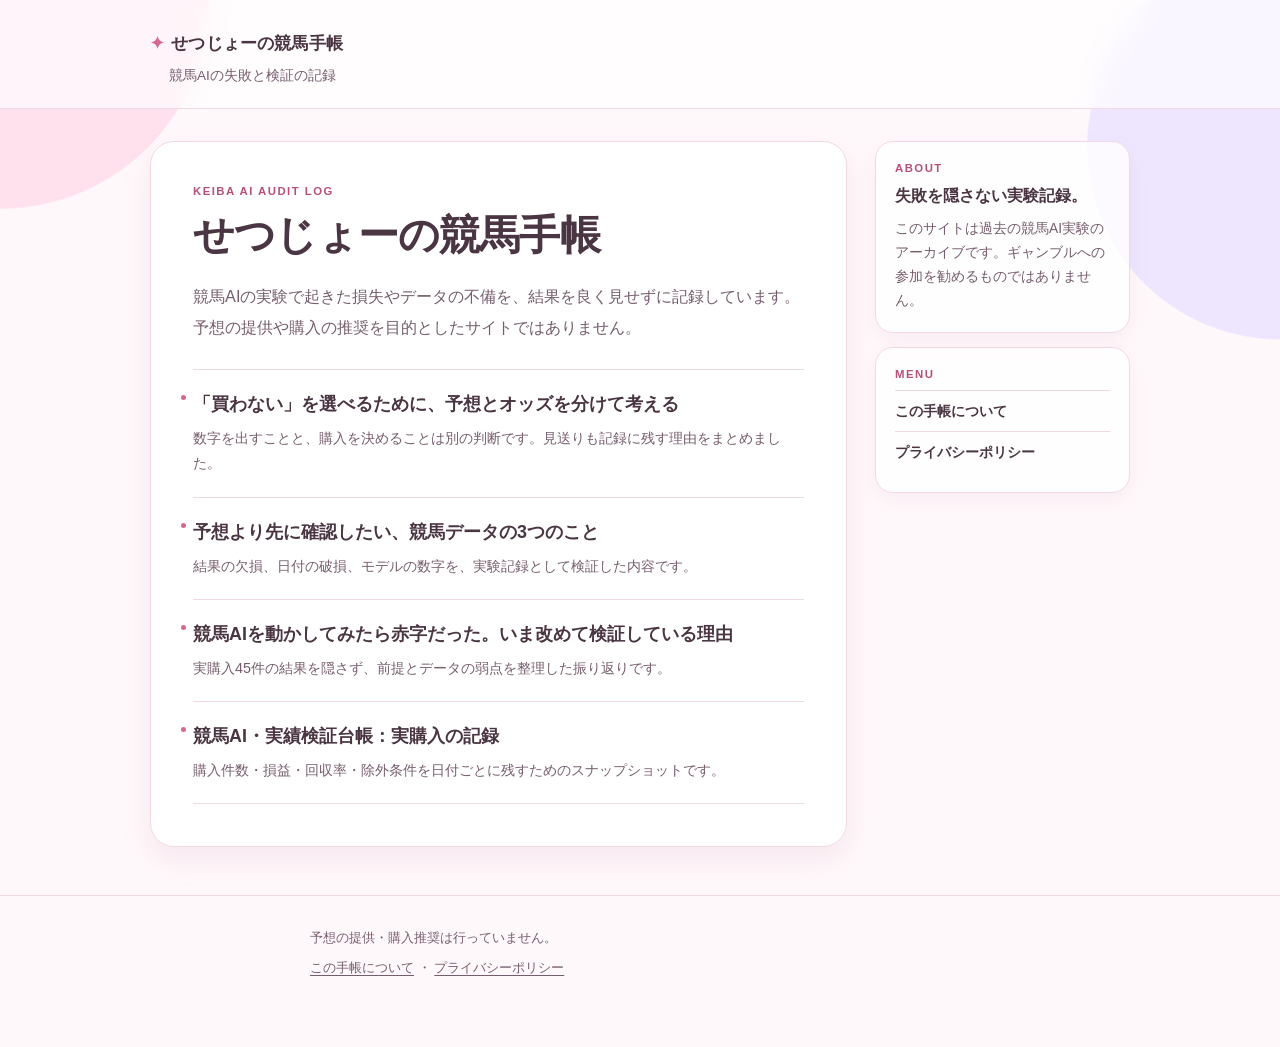
<file: index.html>
<!doctype html>
<html lang="ja">
<head>
  <meta charset="utf-8">
  <meta name="viewport" content="width=device-width,initial-scale=1">
  <title>せつじょーの競馬手帳</title>
  <meta name="description" content="競馬AIの実験で起きた失敗と、データを検証した記録です。予想の提供は行いません。">
  <link rel="stylesheet" href="style.css">
</head>
<body>
  <header class="site"><div class="wrap"><a class="home" href="index.html">せつじょーの競馬手帳</a><div class="tagline">競馬AIの失敗と検証の記録</div></div></header>
  <main class="blog-layout wrap">
    <section class="feed" aria-label="記事一覧">
      <p class="eyebrow">KEIBA AI AUDIT LOG</p>
      <h1>せつじょーの競馬手帳</h1>
      <p class="lead">競馬AIの実験で起きた損失やデータの不備を、結果を良く見せずに記録しています。予想の提供や購入の推奨を目的としたサイトではありません。</p>
      <ul class="postlist">
        <li><a href="why-skipping-races-is-a-decision.html">「買わない」を選べるために、予想とオッズを分けて考える</a><div class="d">数字を出すことと、購入を決めることは別の判断です。見送りも記録に残す理由をまとめました。</div></li>
        <li><a href="race-data-needs-audit.html">予想より先に確認したい、競馬データの3つのこと</a><div class="d">結果の欠損、日付の破損、モデルの数字を、実験記録として検証した内容です。</div></li>
        <li><a href="keiba-ai-loss-review.html">競馬AIを動かしてみたら赤字だった。いま改めて検証している理由</a><div class="d">実購入45件の結果を隠さず、前提とデータの弱点を整理した振り返りです。</div></li>
        <li><a href="keiba-audit-ledger.html">競馬AI・実績検証台帳：実購入の記録</a><div class="d">購入件数・損益・回収率・除外条件を日付ごとに残すためのスナップショットです。</div></li>
      </ul>
    </section>
    <aside class="blog-aside" aria-label="サイト案内"><section class="aside-card intro-card"><p class="aside-label">ABOUT</p><h2>失敗を隠さない実験記録。</h2><p>このサイトは過去の競馬AI実験のアーカイブです。ギャンブルへの参加を勧めるものではありません。</p></section><nav class="aside-card" aria-label="サイト案内"><p class="aside-label">MENU</p><a href="about.html">この手帳について</a><a href="privacy.html">プライバシーポリシー</a></nav></aside>
  </main>
  <footer class="site"><div class="wrap"><p>予想の提供・購入推奨は行っていません。</p><p><a href="about.html">この手帳について</a> ・ <a href="privacy.html">プライバシーポリシー</a></p></div></footer>
</body>
</html>
</file>
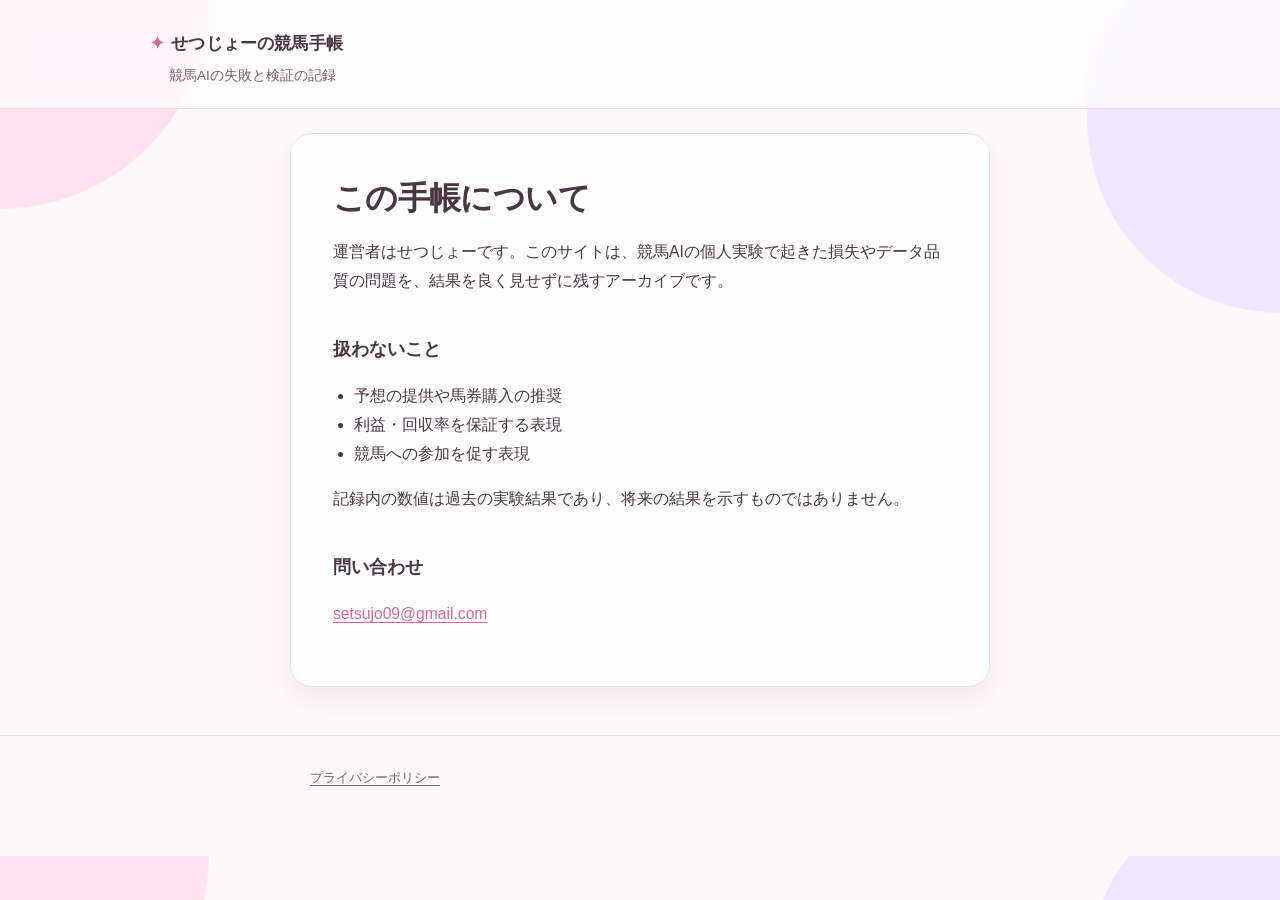
<file: about.html>
<!doctype html>
<html lang="ja"><head><meta charset="utf-8"><meta name="viewport" content="width=device-width,initial-scale=1"><title>この手帳について | せつじょーの競馬手帳</title><link rel="stylesheet" href="style.css"></head>
<body><header class="site"><div class="wrap"><a class="home" href="index.html">せつじょーの競馬手帳</a><div class="tagline">競馬AIの失敗と検証の記録</div></div></header><main class="wrap"><h1>この手帳について</h1><p>運営者はせつじょーです。このサイトは、競馬AIの個人実験で起きた損失やデータ品質の問題を、結果を良く見せずに残すアーカイブです。</p><h2>扱わないこと</h2><ul class="checklist"><li>予想の提供や馬券購入の推奨</li><li>利益・回収率を保証する表現</li><li>競馬への参加を促す表現</li></ul><p>記録内の数値は過去の実験結果であり、将来の結果を示すものではありません。</p><h2>問い合わせ</h2><p><a href="mailto:setsujo09@gmail.com">setsujo09@gmail.com</a></p></main><footer class="site"><div class="wrap"><p><a href="privacy.html">プライバシーポリシー</a></p></div></footer></body></html>
</file>
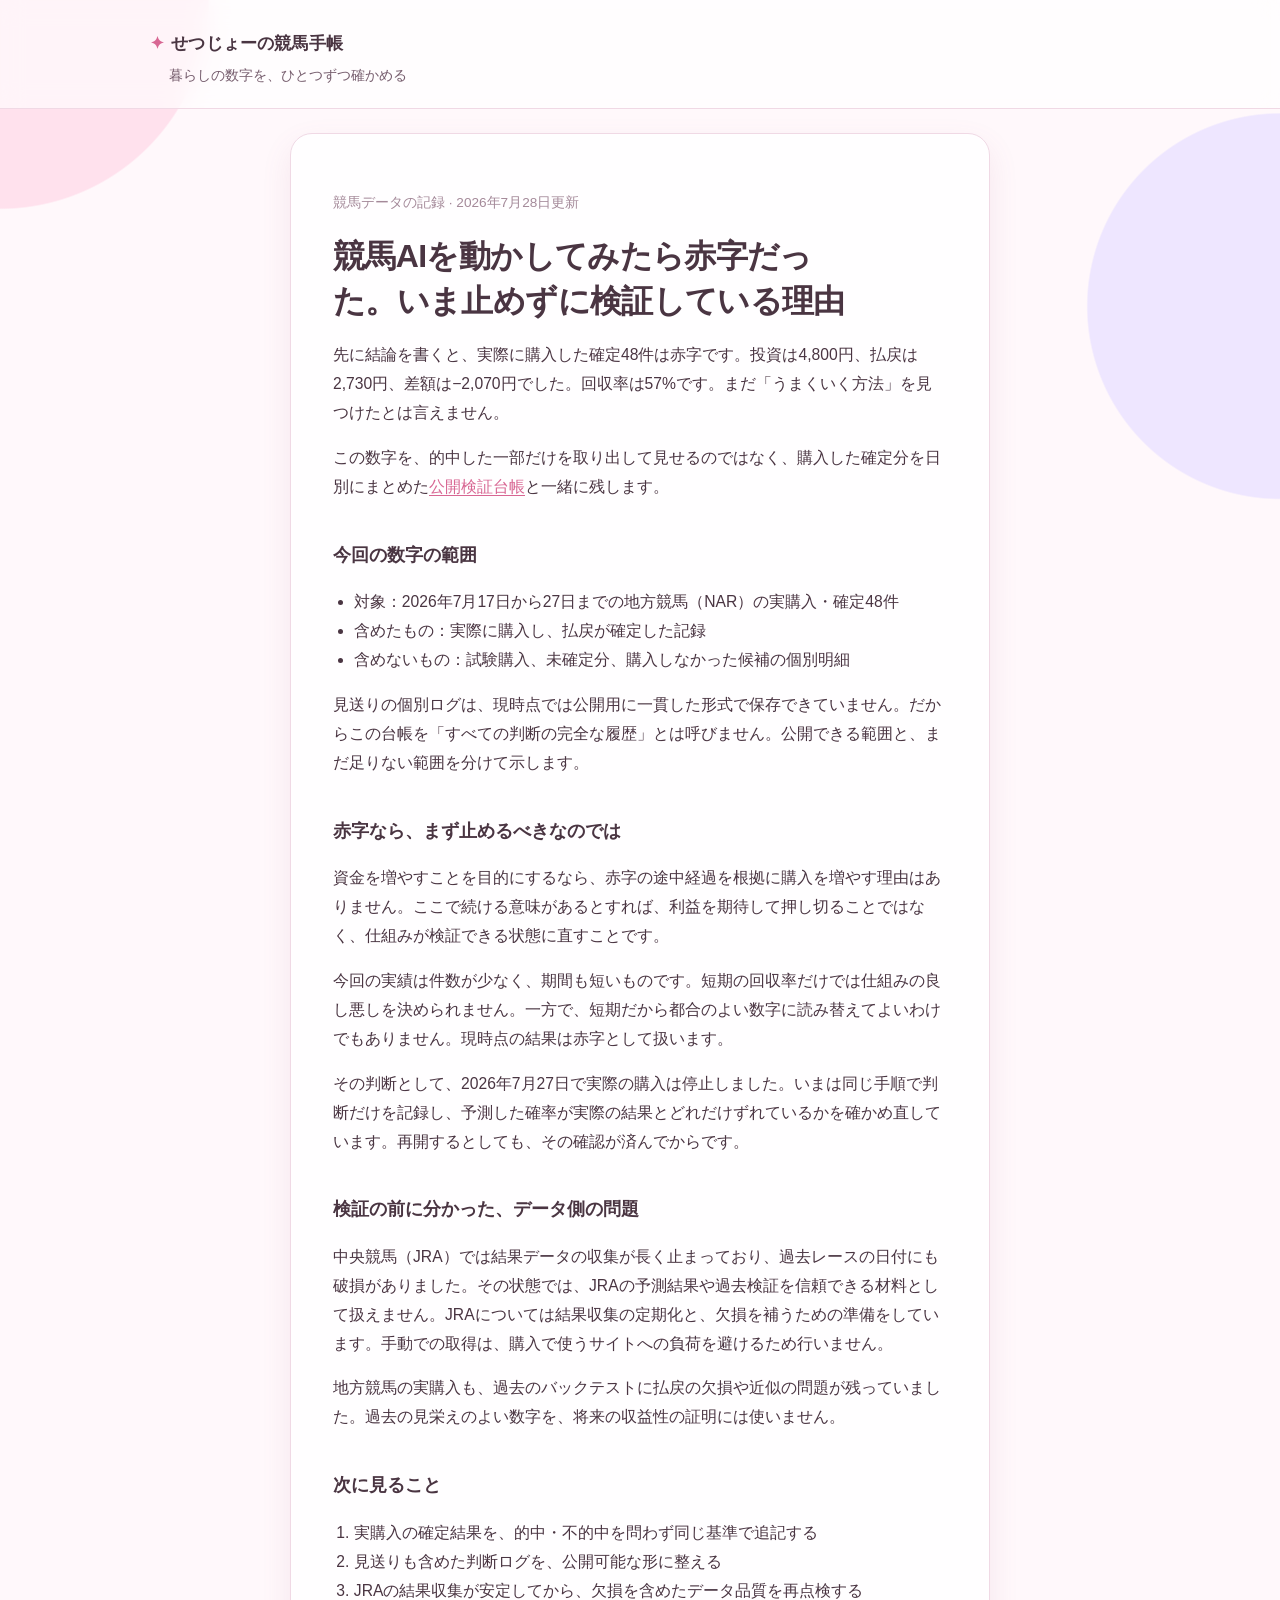
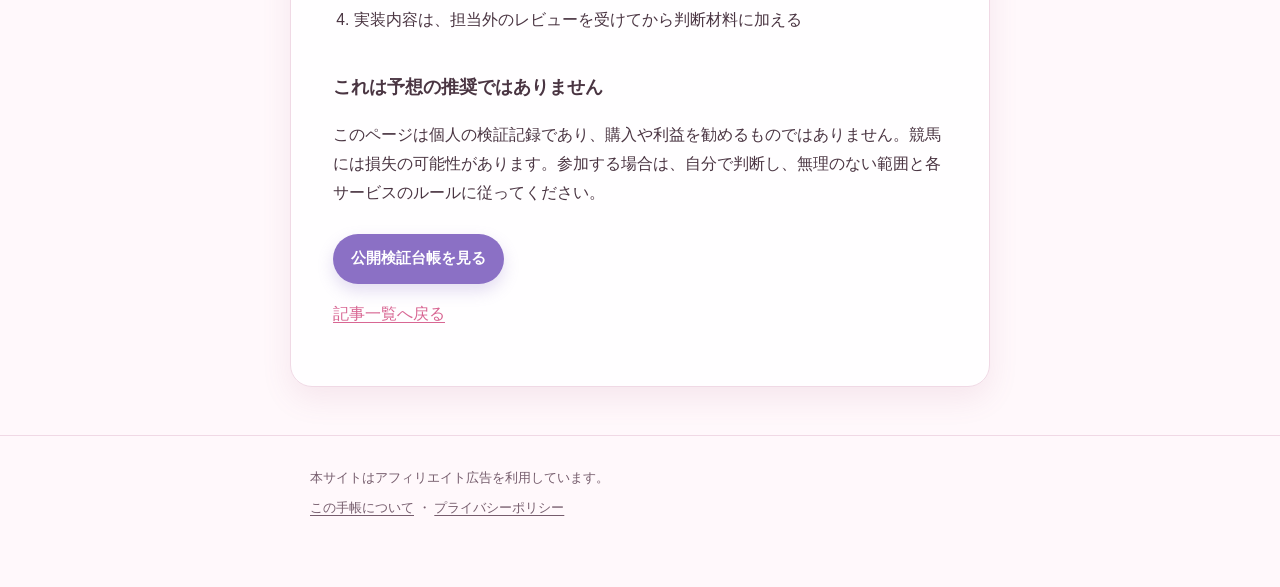
<file: keiba-ai-loss-review.html>
<!doctype html>
<html lang="ja">
<head>
<meta charset="utf-8">
<meta name="viewport" content="width=device-width,initial-scale=1">
<title>競馬AIを動かしてみたら赤字だった。いま止めずに検証している理由 | せつじょーの競馬手帳</title>
<meta name="description" content="競馬AIの実購入45件・投資4,500円・払戻2,730円という赤字の途中経過を公開し、データの限界と次に確認することを記録します。">
<link rel="stylesheet" href="style.css">
</head>
<body>

<header class="site">
  <div class="wrap">
    <a class="home" href="index.html">せつじょーの競馬手帳</a>
    <div class="tagline">暮らしの数字を、ひとつずつ確かめる</div>
  </div>
</header>

<main class="wrap">
  <p class="meta">競馬データの記録 · 2026年7月28日更新</p>
  <h1>競馬AIを動かしてみたら赤字だった。いま止めずに検証している理由</h1>

  <p>先に結論を書くと、実際に購入した確定48件は赤字です。投資は4,800円、払戻は2,730円、差額は−2,070円でした。回収率は57%です。まだ「うまくいく方法」を見つけたとは言えません。</p>
  <p>この数字を、的中した一部だけを取り出して見せるのではなく、購入した確定分を日別にまとめた<a href="keiba-audit-ledger.html">公開検証台帳</a>と一緒に残します。</p>

  <h2>今回の数字の範囲</h2>
  <ul>
    <li>対象：2026年7月17日から27日までの地方競馬（NAR）の実購入・確定48件</li>
    <li>含めたもの：実際に購入し、払戻が確定した記録</li>
    <li>含めないもの：試験購入、未確定分、購入しなかった候補の個別明細</li>
  </ul>
  <p>見送りの個別ログは、現時点では公開用に一貫した形式で保存できていません。だからこの台帳を「すべての判断の完全な履歴」とは呼びません。公開できる範囲と、まだ足りない範囲を分けて示します。</p>

  <h2>赤字なら、まず止めるべきなのでは</h2>
  <p>資金を増やすことを目的にするなら、赤字の途中経過を根拠に購入を増やす理由はありません。ここで続ける意味があるとすれば、利益を期待して押し切ることではなく、仕組みが検証できる状態に直すことです。</p>
  <p>今回の実績は件数が少なく、期間も短いものです。短期の回収率だけでは仕組みの良し悪しを決められません。一方で、短期だから都合のよい数字に読み替えてよいわけでもありません。現時点の結果は赤字として扱います。</p>
  <p>その判断として、2026年7月27日で実際の購入は停止しました。いまは同じ手順で判断だけを記録し、予測した確率が実際の結果とどれだけずれているかを確かめ直しています。再開するとしても、その確認が済んでからです。</p>

  <h2>検証の前に分かった、データ側の問題</h2>
  <p>中央競馬（JRA）では結果データの収集が長く止まっており、過去レースの日付にも破損がありました。その状態では、JRAの予測結果や過去検証を信頼できる材料として扱えません。JRAについては結果収集の定期化と、欠損を補うための準備をしています。手動での取得は、購入で使うサイトへの負荷を避けるため行いません。</p>
  <p>地方競馬の実購入も、過去のバックテストに払戻の欠損や近似の問題が残っていました。過去の見栄えのよい数字を、将来の収益性の証明には使いません。</p>

  <h2>次に見ること</h2>
  <ol>
    <li>実購入の確定結果を、的中・不的中を問わず同じ基準で追記する</li>
    <li>見送りも含めた判断ログを、公開可能な形に整える</li>
    <li>JRAの結果収集が安定してから、欠損を含めたデータ品質を再点検する</li>
    <li>実装内容は、担当外のレビューを受けてから判断材料に加える</li>
  </ol>

  <h2>これは予想の推奨ではありません</h2>
  <p>このページは個人の検証記録であり、購入や利益を勧めるものではありません。競馬には損失の可能性があります。参加する場合は、自分で判断し、無理のない範囲と各サービスのルールに従ってください。</p>

  <p><a class="cta" href="keiba-audit-ledger.html">公開検証台帳を見る</a></p>
  <p><a href="index.html">記事一覧へ戻る</a></p>
</main>

<footer class="site">
  <div class="wrap">
    <p>本サイトはアフィリエイト広告を利用しています。</p>
    <p><a href="about.html">この手帳について</a> ・ <a href="privacy.html">プライバシーポリシー</a></p>
  </div>
</footer>

</body>
</html>
</file>
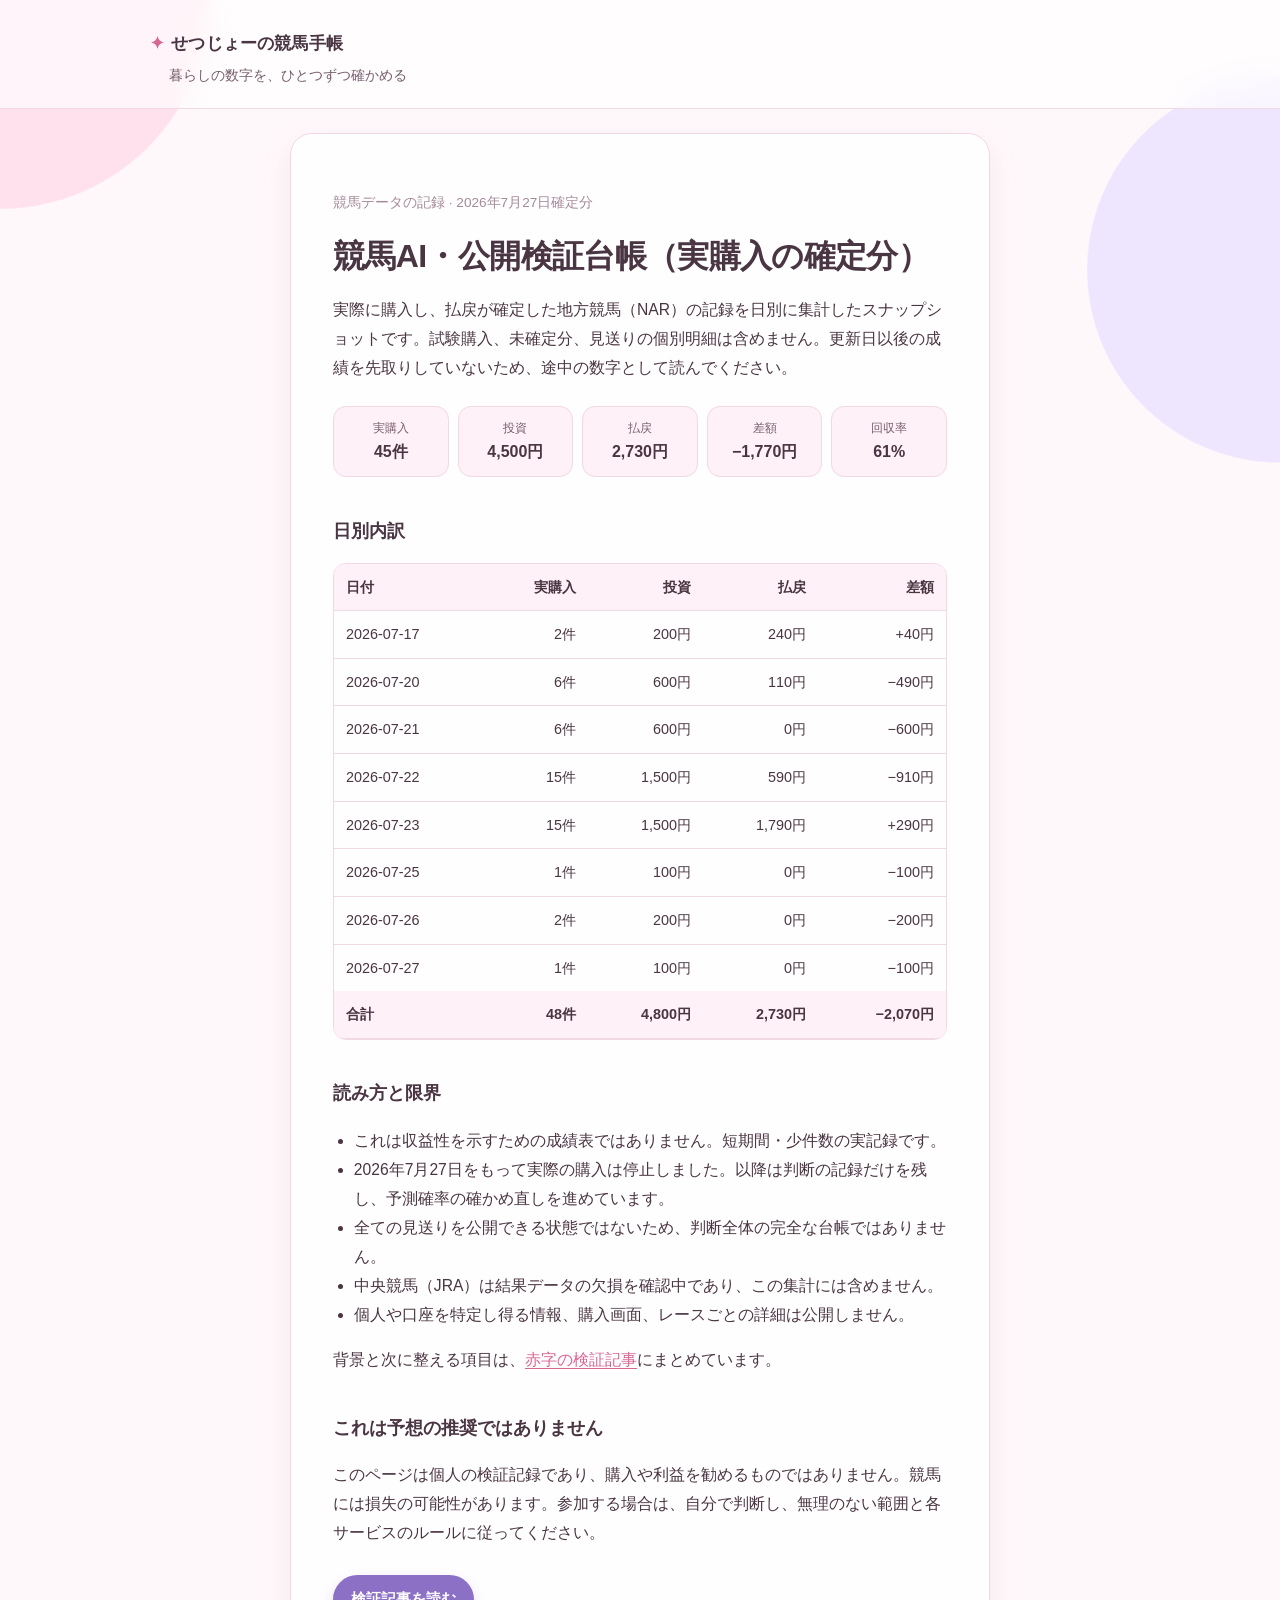
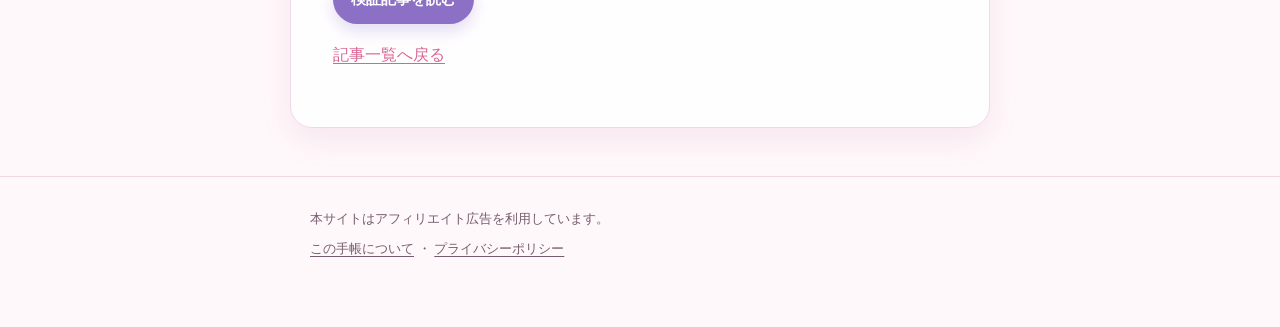
<file: keiba-audit-ledger.html>
<!doctype html>
<html lang="ja">
<head>
<meta charset="utf-8">
<meta name="viewport" content="width=device-width,initial-scale=1">
<title>競馬AI・公開検証台帳（実購入の確定分） | せつじょーの競馬手帳</title>
<meta name="description" content="競馬AIの実購入・確定45件について、日別の件数、投資、払戻、差額を公開する検証台帳です。">
<link rel="stylesheet" href="style.css">
</head>
<body>

<header class="site">
  <div class="wrap">
    <a class="home" href="index.html">せつじょーの競馬手帳</a>
    <div class="tagline">暮らしの数字を、ひとつずつ確かめる</div>
  </div>
</header>

<main class="wrap">
  <p class="meta">競馬データの記録 · 2026年7月27日確定分</p>
  <h1>競馬AI・公開検証台帳（実購入の確定分）</h1>
  <p>実際に購入し、払戻が確定した地方競馬（NAR）の記録を日別に集計したスナップショットです。試験購入、未確定分、見送りの個別明細は含めません。更新日以後の成績を先取りしていないため、途中の数字として読んでください。</p>

  <section class="ledger-summary" aria-label="集計結果">
    <div><span>実購入</span><strong>45件</strong></div>
    <div><span>投資</span><strong>4,500円</strong></div>
    <div><span>払戻</span><strong>2,730円</strong></div>
    <div><span>差額</span><strong>−1,770円</strong></div>
    <div><span>回収率</span><strong>61%</strong></div>
  </section>

  <h2>日別内訳</h2>
  <div class="table-scroll">
    <table>
      <thead><tr><th>日付</th><th>実購入</th><th>投資</th><th>払戻</th><th>差額</th></tr></thead>
      <tbody>
        <tr><td>2026-07-17</td><td>2件</td><td>200円</td><td>240円</td><td>+40円</td></tr>
        <tr><td>2026-07-20</td><td>6件</td><td>600円</td><td>110円</td><td>−490円</td></tr>
        <tr><td>2026-07-21</td><td>6件</td><td>600円</td><td>0円</td><td>−600円</td></tr>
        <tr><td>2026-07-22</td><td>15件</td><td>1,500円</td><td>590円</td><td>−910円</td></tr>
        <tr><td>2026-07-23</td><td>15件</td><td>1,500円</td><td>1,790円</td><td>+290円</td></tr>
        <tr><td>2026-07-25</td><td>1件</td><td>100円</td><td>0円</td><td>−100円</td></tr>
        <tr><td>2026-07-26</td><td>2件</td><td>200円</td><td>0円</td><td>−200円</td></tr>
        <tr><td>2026-07-27</td><td>1件</td><td>100円</td><td>0円</td><td>−100円</td></tr>
      </tbody>
      <tfoot><tr><th>合計</th><th>48件</th><th>4,800円</th><th>2,730円</th><th>−2,070円</th></tr></tfoot>
    </table>
  </div>

  <h2>読み方と限界</h2>
  <ul>
    <li>これは収益性を示すための成績表ではありません。短期間・少件数の実記録です。</li>
    <li>2026年7月27日をもって実際の購入は停止しました。以降は判断の記録だけを残し、予測確率の確かめ直しを進めています。</li>
    <li>全ての見送りを公開できる状態ではないため、判断全体の完全な台帳ではありません。</li>
    <li>中央競馬（JRA）は結果データの欠損を確認中であり、この集計には含めません。</li>
    <li>個人や口座を特定し得る情報、購入画面、レースごとの詳細は公開しません。</li>
  </ul>
  <p>背景と次に整える項目は、<a href="keiba-ai-loss-review.html">赤字の検証記事</a>にまとめています。</p>

  <h2>これは予想の推奨ではありません</h2>
  <p>このページは個人の検証記録であり、購入や利益を勧めるものではありません。競馬には損失の可能性があります。参加する場合は、自分で判断し、無理のない範囲と各サービスのルールに従ってください。</p>
  <p><a class="cta" href="keiba-ai-loss-review.html">検証記事を読む</a></p>
  <p><a href="index.html">記事一覧へ戻る</a></p>
</main>

<footer class="site">
  <div class="wrap">
    <p>本サイトはアフィリエイト広告を利用しています。</p>
    <p><a href="about.html">この手帳について</a> ・ <a href="privacy.html">プライバシーポリシー</a></p>
  </div>
</footer>

</body>
</html>
</file>
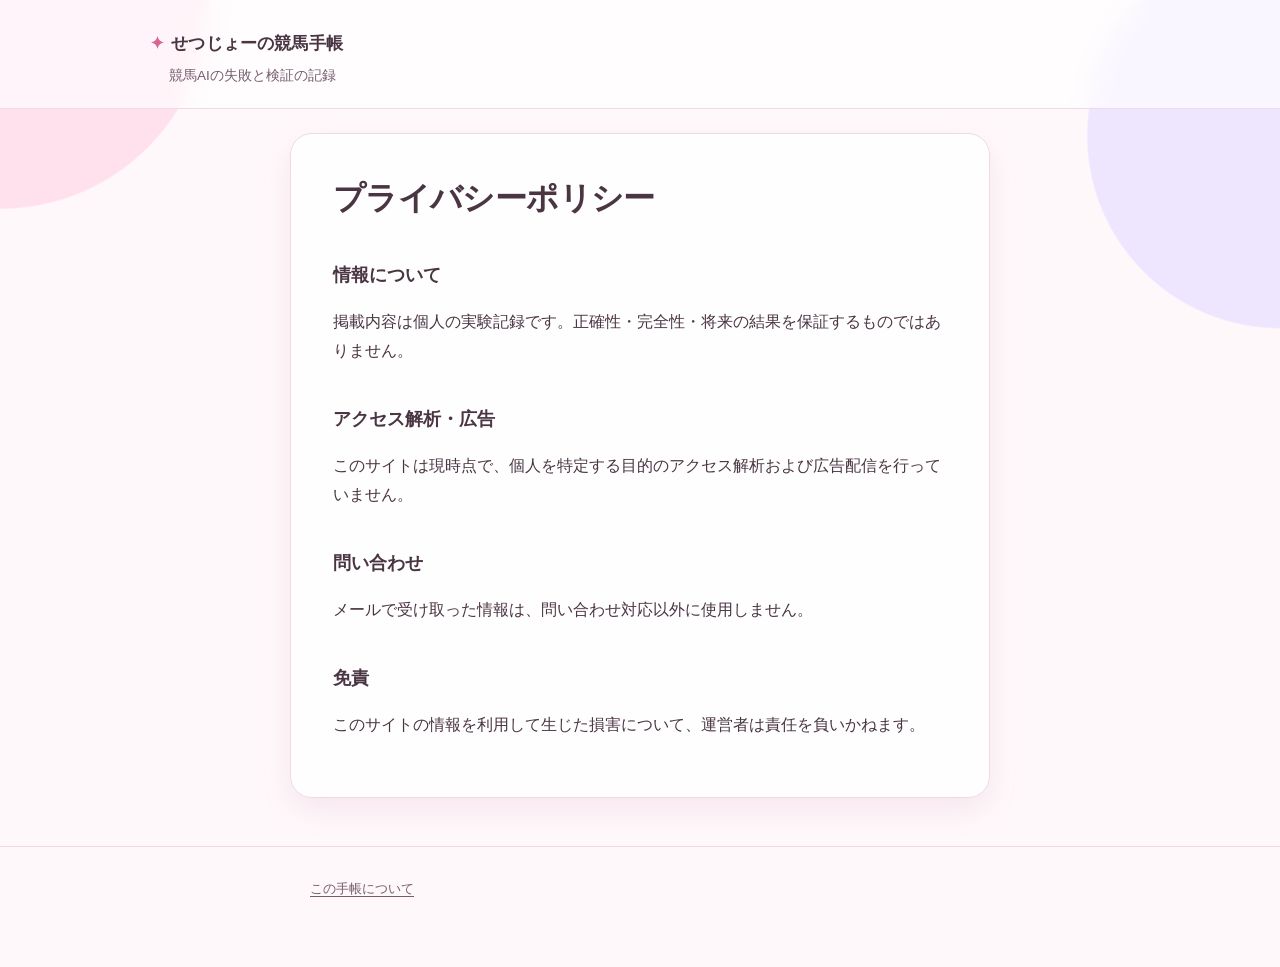
<file: privacy.html>
<!doctype html>
<html lang="ja"><head><meta charset="utf-8"><meta name="viewport" content="width=device-width,initial-scale=1"><title>プライバシーポリシー | せつじょーの競馬手帳</title><link rel="stylesheet" href="style.css"></head>
<body><header class="site"><div class="wrap"><a class="home" href="index.html">せつじょーの競馬手帳</a><div class="tagline">競馬AIの失敗と検証の記録</div></div></header><main class="wrap"><h1>プライバシーポリシー</h1><h2>情報について</h2><p>掲載内容は個人の実験記録です。正確性・完全性・将来の結果を保証するものではありません。</p><h2>アクセス解析・広告</h2><p>このサイトは現時点で、個人を特定する目的のアクセス解析および広告配信を行っていません。</p><h2>問い合わせ</h2><p>メールで受け取った情報は、問い合わせ対応以外に使用しません。</p><h2>免責</h2><p>このサイトの情報を利用して生じた損害について、運営者は責任を負いかねます。</p></main><footer class="site"><div class="wrap"><p><a href="about.html">この手帳について</a></p></div></footer></body></html>
</file>
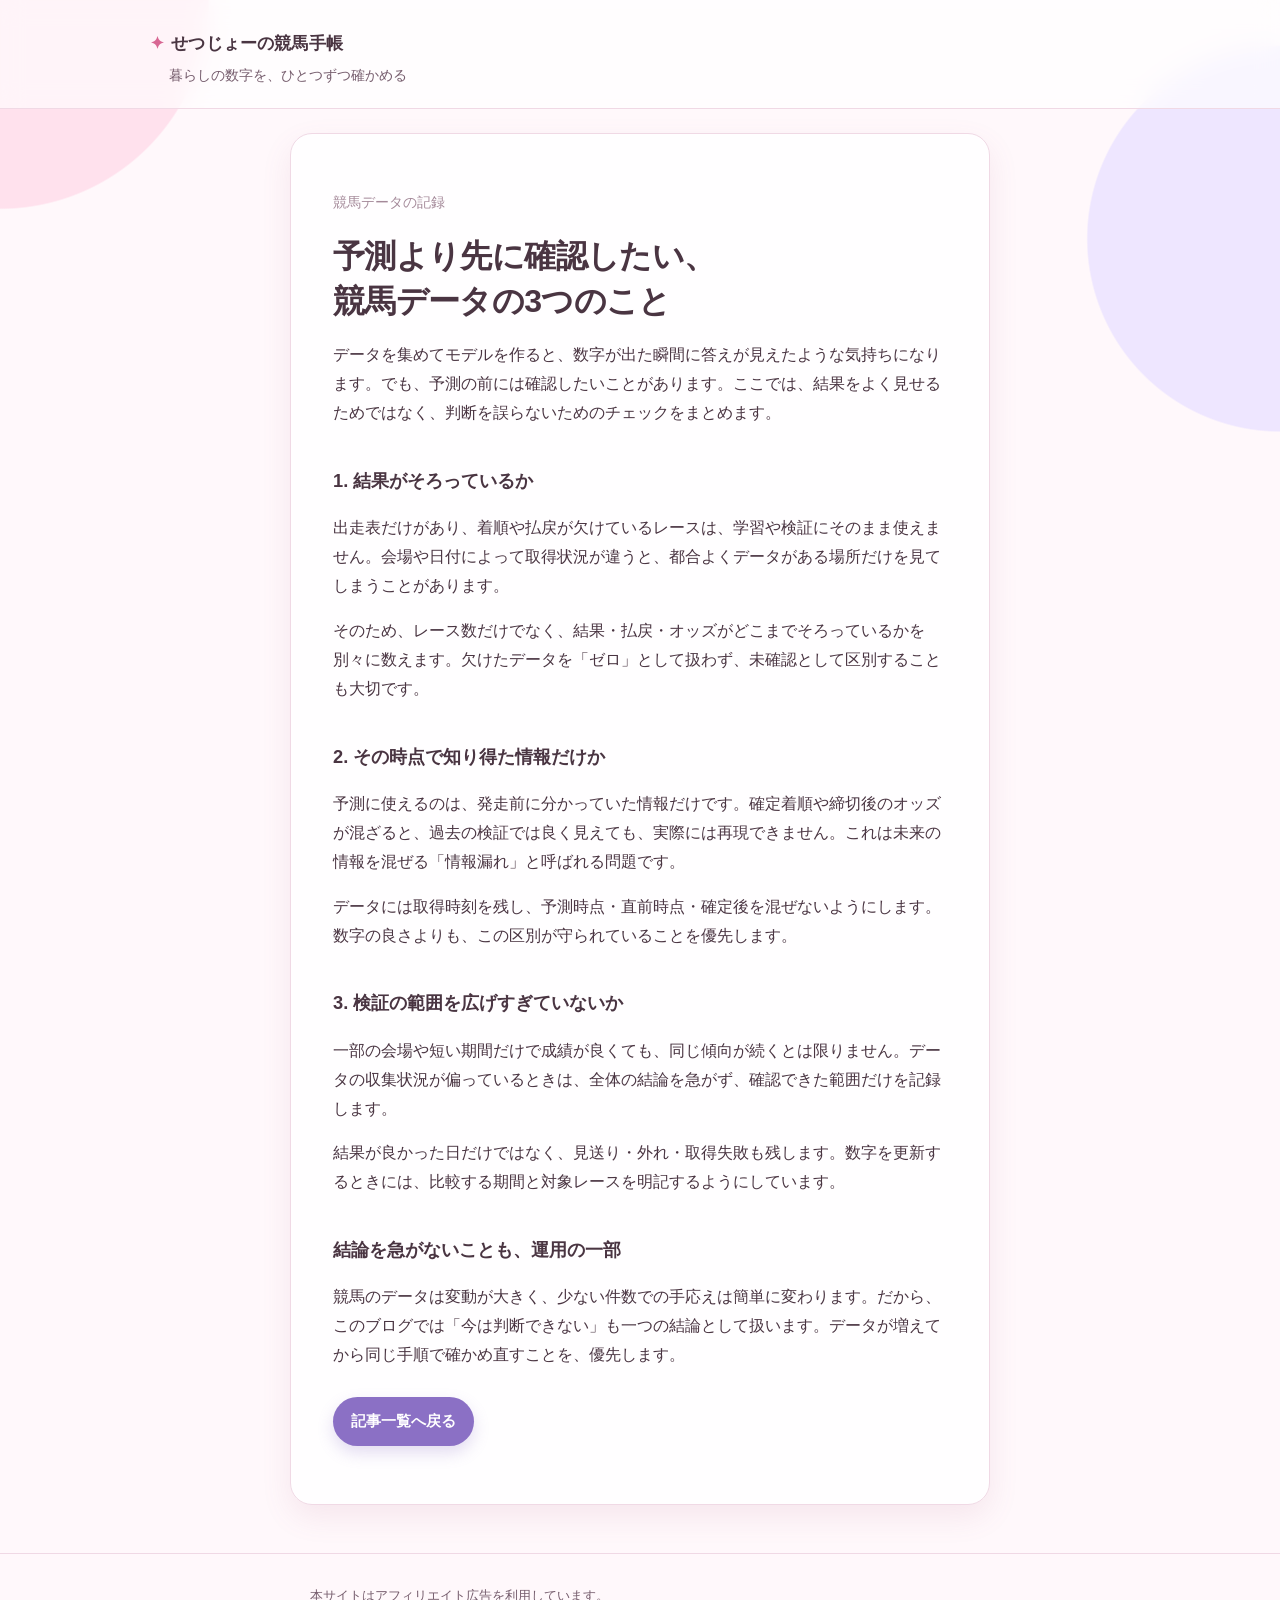
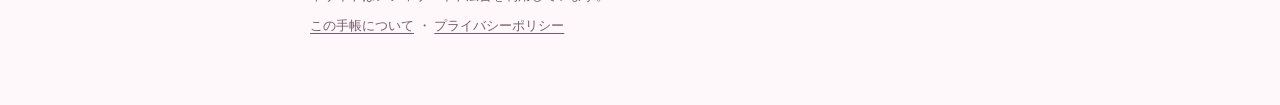
<file: race-data-needs-audit.html>
<!doctype html>
<html lang="ja">
<head>
<meta charset="utf-8">
<meta name="viewport" content="width=device-width,initial-scale=1">
<title>予測より先に確認したい、競馬データの3つのこと | せつじょーの競馬手帳</title>
<meta name="description" content="競馬データを使うとき、モデルの数字だけでは判断できません。取得漏れ・時点の混在・検証範囲を確認する理由をまとめます。">
<link rel="stylesheet" href="style.css">
</head>
<body>

<header class="site">
  <div class="wrap">
    <a class="home" href="index.html">せつじょーの競馬手帳</a>
    <div class="tagline">暮らしの数字を、ひとつずつ確かめる</div>
  </div>
</header>

<main class="wrap">
  <p class="meta">競馬データの記録</p>
  <h1>予測より先に確認したい、競馬データの3つのこと</h1>

  <p>データを集めてモデルを作ると、数字が出た瞬間に答えが見えたような気持ちになります。でも、予測の前には確認したいことがあります。ここでは、結果をよく見せるためではなく、判断を誤らないためのチェックをまとめます。</p>

  <h2>1. 結果がそろっているか</h2>
  <p>出走表だけがあり、着順や払戻が欠けているレースは、学習や検証にそのまま使えません。会場や日付によって取得状況が違うと、都合よくデータがある場所だけを見てしまうことがあります。</p>
  <p>そのため、レース数だけでなく、結果・払戻・オッズがどこまでそろっているかを別々に数えます。欠けたデータを「ゼロ」として扱わず、未確認として区別することも大切です。</p>

  <h2>2. その時点で知り得た情報だけか</h2>
  <p>予測に使えるのは、発走前に分かっていた情報だけです。確定着順や締切後のオッズが混ざると、過去の検証では良く見えても、実際には再現できません。これは未来の情報を混ぜる「情報漏れ」と呼ばれる問題です。</p>
  <p>データには取得時刻を残し、予測時点・直前時点・確定後を混ぜないようにします。数字の良さよりも、この区別が守られていることを優先します。</p>

  <h2>3. 検証の範囲を広げすぎていないか</h2>
  <p>一部の会場や短い期間だけで成績が良くても、同じ傾向が続くとは限りません。データの収集状況が偏っているときは、全体の結論を急がず、確認できた範囲だけを記録します。</p>
  <p>結果が良かった日だけではなく、見送り・外れ・取得失敗も残します。数字を更新するときには、比較する期間と対象レースを明記するようにしています。</p>

  <h2>結論を急がないことも、運用の一部</h2>
  <p>競馬のデータは変動が大きく、少ない件数での手応えは簡単に変わります。だから、このブログでは「今は判断できない」も一つの結論として扱います。データが増えてから同じ手順で確かめ直すことを、優先します。</p>

  <p><a class="cta" href="index.html">記事一覧へ戻る</a></p>
</main>

<footer class="site">
  <div class="wrap">
    <p>本サイトはアフィリエイト広告を利用しています。</p>
    <p><a href="about.html">この手帳について</a> ・ <a href="privacy.html">プライバシーポリシー</a></p>
  </div>
</footer>

</body>
</html>
</file>
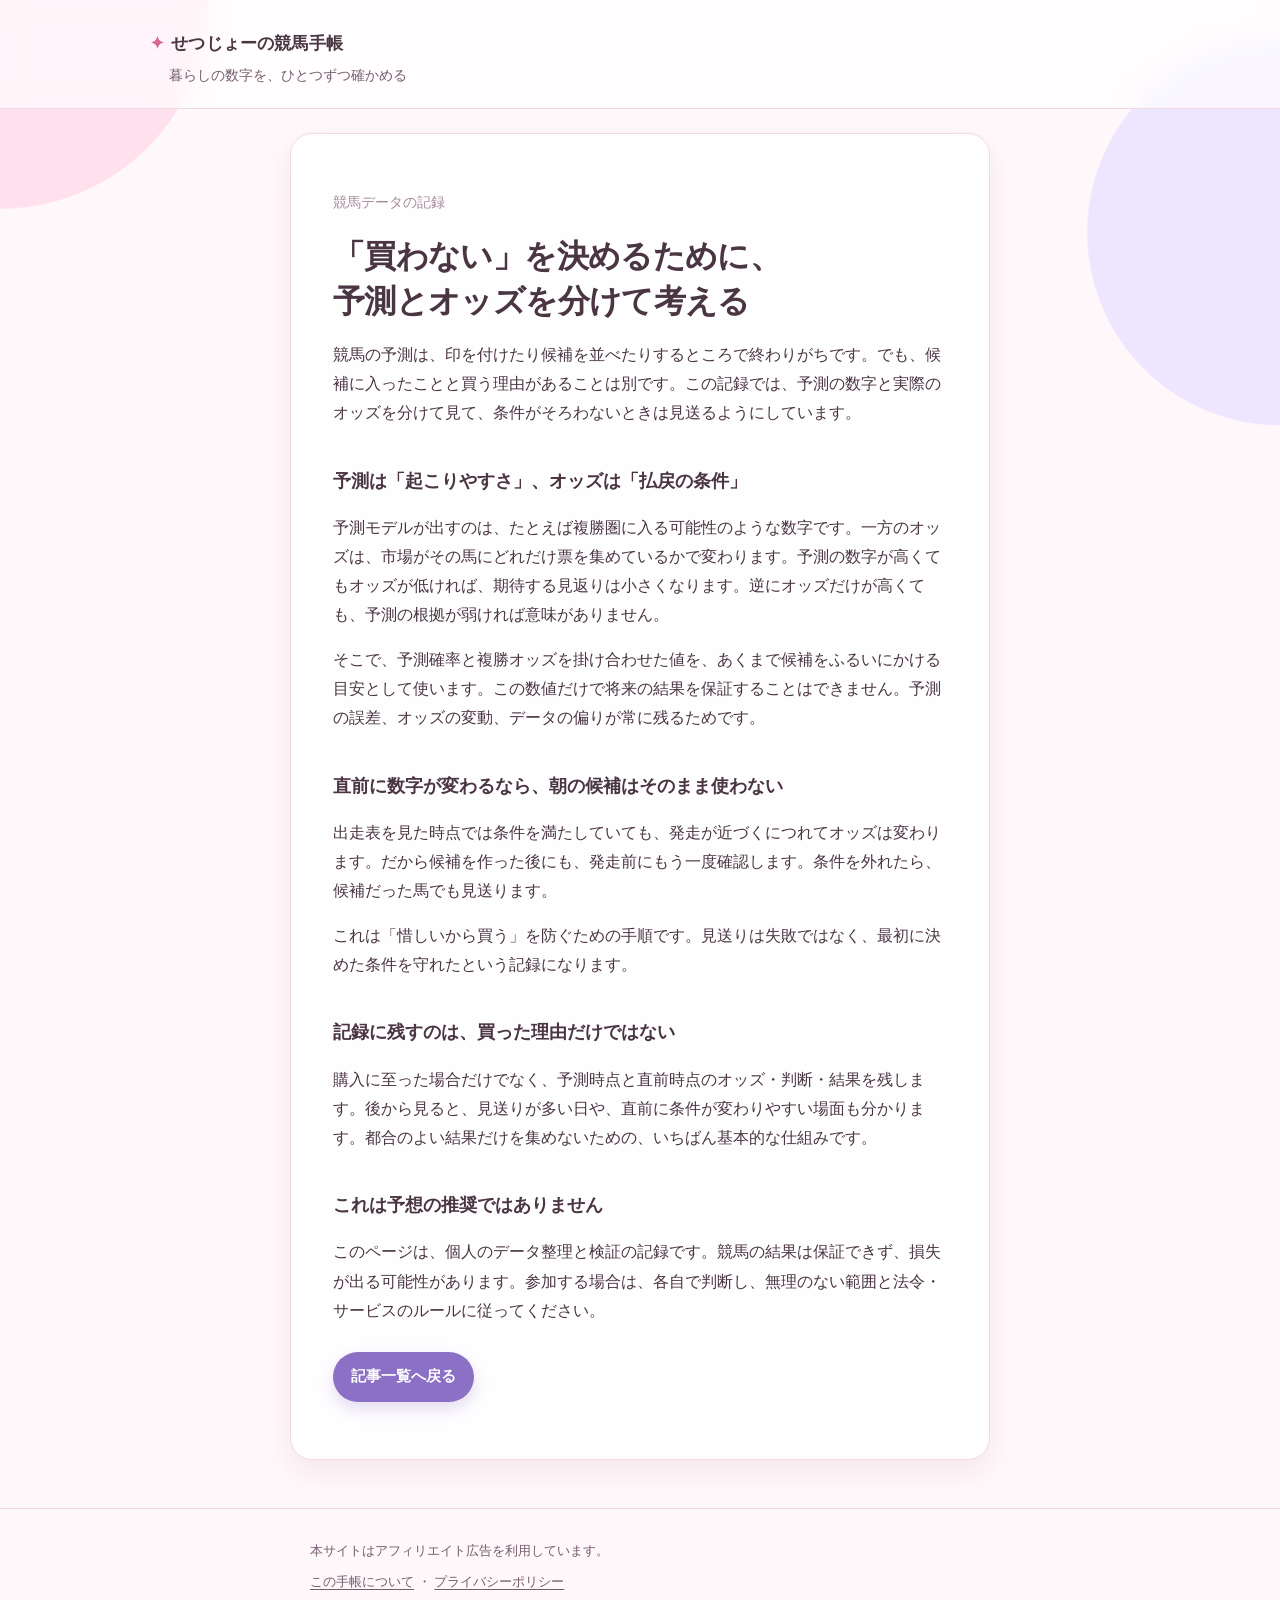
<file: why-skipping-races-is-a-decision.html>
<!doctype html>
<html lang="ja">
<head>
<meta charset="utf-8">
<meta name="viewport" content="width=device-width,initial-scale=1">
<title>「買わない」を決めるために、予測とオッズを分けて考える | せつじょーの競馬手帳</title>
<meta name="description" content="競馬の予測では、候補を出すことと購入を決めることは別の作業です。見送りを判断に含める理由を、データの扱いから整理します。">
<link rel="stylesheet" href="style.css">
</head>
<body>

<header class="site">
  <div class="wrap">
    <a class="home" href="index.html">せつじょーの競馬手帳</a>
    <div class="tagline">暮らしの数字を、ひとつずつ確かめる</div>
  </div>
</header>

<main class="wrap">
  <p class="meta">競馬データの記録</p>
  <h1>「買わない」を決めるために、予測とオッズを分けて考える</h1>

  <p>競馬の予測は、印を付けたり候補を並べたりするところで終わりがちです。でも、候補に入ったことと買う理由があることは別です。この記録では、予測の数字と実際のオッズを分けて見て、条件がそろわないときは見送るようにしています。</p>

  <h2>予測は「起こりやすさ」、オッズは「払戻の条件」</h2>
  <p>予測モデルが出すのは、たとえば複勝圏に入る可能性のような数字です。一方のオッズは、市場がその馬にどれだけ票を集めているかで変わります。予測の数字が高くてもオッズが低ければ、期待する見返りは小さくなります。逆にオッズだけが高くても、予測の根拠が弱ければ意味がありません。</p>
  <p>そこで、予測確率と複勝オッズを掛け合わせた値を、あくまで候補をふるいにかける目安として使います。この数値だけで将来の結果を保証することはできません。予測の誤差、オッズの変動、データの偏りが常に残るためです。</p>

  <h2>直前に数字が変わるなら、朝の候補はそのまま使わない</h2>
  <p>出走表を見た時点では条件を満たしていても、発走が近づくにつれてオッズは変わります。だから候補を作った後にも、発走前にもう一度確認します。条件を外れたら、候補だった馬でも見送ります。</p>
  <p>これは「惜しいから買う」を防ぐための手順です。見送りは失敗ではなく、最初に決めた条件を守れたという記録になります。</p>

  <h2>記録に残すのは、買った理由だけではない</h2>
  <p>購入に至った場合だけでなく、予測時点と直前時点のオッズ・判断・結果を残します。後から見ると、見送りが多い日や、直前に条件が変わりやすい場面も分かります。都合のよい結果だけを集めないための、いちばん基本的な仕組みです。</p>

  <h2>これは予想の推奨ではありません</h2>
  <p>このページは、個人のデータ整理と検証の記録です。競馬の結果は保証できず、損失が出る可能性があります。参加する場合は、各自で判断し、無理のない範囲と法令・サービスのルールに従ってください。</p>

  <p><a class="cta" href="index.html">記事一覧へ戻る</a></p>
</main>

<footer class="site">
  <div class="wrap">
    <p>本サイトはアフィリエイト広告を利用しています。</p>
    <p><a href="about.html">この手帳について</a> ・ <a href="privacy.html">プライバシーポリシー</a></p>
  </div>
</footer>

</body>
</html>
</file>
<file: style.css>
:root{
  --bg:#fff8fb; --surface:#fff; --surface-soft:#fff1f7; --fg:#4a3542;
  --muted:#765d6d; --faint:#a48999; --accent:#d86693; --accent-strong:#bc4e7c;
  --lavender:#8b70c5; --lavender-soft:#f0eaff; --border:#f0d9e5;
  --tag-bg:#ffe4ef; --tag-fg:#b84f79; --shadow:0 12px 30px rgba(174,90,128,.11);
}

*{box-sizing:border-box}
html,body{margin:0;padding:0}
body{
  background:radial-gradient(circle at 0 0,#ffe1ed 0 13rem,transparent 13.1rem),radial-gradient(circle at 100% 14%,#eee6ff 0 12rem,transparent 12.1rem),var(--bg); color:var(--fg);
  font-family:-apple-system,BlinkMacSystemFont,"Segoe UI","Hiragino Kaku Gothic ProN",Meiryo,sans-serif;
  line-height:1.85;
}
img{max-width:100%}

.wrap{max-width:700px;margin:0 auto;padding:0 20px}

header.site{padding:28px 0 20px;border-bottom:1px solid var(--border);background:rgba(255,255,255,.64);backdrop-filter:blur(12px)}
header.site a.home{font-weight:800;text-decoration:none;color:var(--fg);font-size:1.08rem;letter-spacing:.01em}
header.site a.home::before{content:"✦";color:var(--accent);margin-right:7px}
header.site .tagline{color:var(--muted);font-size:.85rem;margin-top:3px;padding-left:19px}

main{padding:30px 0 8px}
main.wrap{margin-top:24px;background:rgba(255,255,255,.93);border:1px solid var(--border);border-radius:22px;padding:clamp(22px,5vw,42px);box-shadow:var(--shadow)}
h1{font-size:clamp(1.5rem,4vw,2rem);line-height:1.42;margin:0 0 12px;text-wrap:balance;letter-spacing:-.02em}
h2{font-size:1.14rem;margin-top:2em;color:var(--fg)}
p,li{font-size:0.98rem}
ol,ul{padding-left:1.3em}
.meta{color:var(--faint);font-size:.85rem;margin-bottom:1.4em}
.lead{color:var(--muted);font-size:1.02rem;line-height:1.9}

a{color:var(--accent);text-decoration-thickness:1px;text-underline-offset:3px}
a:hover{color:var(--accent-strong)}
a:focus-visible{outline:2px solid var(--lavender);outline-offset:3px;border-radius:3px}

.cta{
  display:inline-block;margin-top:12px;padding:11px 18px;background:var(--lavender);
  color:#fff;font-weight:750;border-radius:999px;text-decoration:none;font-size:.93rem;
  box-shadow:0 7px 16px rgba(139,112,197,.24);transition:transform .12s ease,background .15s ease;
}
.cta:hover{background:#7358af;color:#fff;transform:translateY(-1px)}

.postlist{list-style:none;padding:0;margin:18px 0 0}
.postlist li{border:1px solid var(--border);border-radius:15px;padding:16px 17px;margin:10px 0;background:linear-gradient(135deg,var(--surface),var(--surface-soft));transition:transform .12s ease,box-shadow .12s ease}
.postlist li:hover{transform:translateY(-2px);box-shadow:0 8px 18px rgba(183,91,134,.10)}
.postlist a{text-decoration:none;color:var(--fg);font-weight:750}
.postlist a:hover{color:var(--accent)}
.postlist .d{color:var(--muted);font-size:.91rem;margin-top:5px;line-height:1.75}

footer.site{
  margin-top:48px;padding:24px 0 60px;border-top:1px solid var(--border);
  color:var(--muted);font-size:.82rem;
}
footer.site p{font-size:0.82rem;margin:6px 0}
footer.site a{color:var(--muted)}

/* Blog index: editorial two-column layout using this site's own palette. */
header.site .wrap{max-width:1020px}
.blog-layout.wrap{
  max-width:1020px;margin-top:32px;padding:0 20px;background:transparent;border:0;
  box-shadow:none;display:grid;grid-template-columns:minmax(0,1fr) 255px;gap:28px;align-items:start;
}
.feed{background:rgba(255,255,255,.94);border:1px solid var(--border);border-radius:24px;padding:clamp(25px,4vw,42px);box-shadow:var(--shadow)}
.feed .eyebrow,.aside-label{margin:0 0 8px;color:var(--tag-fg);font-size:.71rem;font-weight:800;letter-spacing:.13em;line-height:1.3}
.feed h1{font-size:clamp(1.8rem,4vw,2.55rem);margin-bottom:14px}
.feed .postlist{margin-top:26px}
.feed .postlist li{position:relative;margin:0;padding:20px 0;border:0;border-bottom:1px solid var(--border);border-radius:0;background:transparent}
.feed .postlist li:first-child{border-top:1px solid var(--border)}
.feed .postlist li:hover{transform:none;box-shadow:none}
.feed .postlist li::before{content:"";position:absolute;left:-12px;top:25px;width:5px;height:5px;border-radius:50%;background:var(--accent)}
.feed .postlist a{font-size:1.12rem;line-height:1.55}
.feed .postlist .d{font-size:.9rem;margin-top:7px}
.blog-aside{display:grid;gap:14px}
.aside-card{padding:19px;background:rgba(255,255,255,.82);border:1px solid var(--border);border-radius:18px;box-shadow:0 8px 20px rgba(174,90,128,.07)}
.aside-card h2{font-size:1rem;line-height:1.55;margin:0 0 8px}
.aside-card p:last-child{margin:0;color:var(--muted);font-size:.86rem;line-height:1.75}
.aside-card a{display:block;padding:10px 0;border-top:1px solid var(--border);color:var(--fg);font-size:.88rem;font-weight:650;text-decoration:none;line-height:1.45}
.aside-card a:hover{color:var(--accent)}

@media (max-width:760px){
  body{background:linear-gradient(145deg,#fff2f7 0,#fff8fb 36%,#f6f1ff 100%)}
  header.site{padding:20px 0 17px}
  header.site a.home{font-size:1.15rem}
  .blog-layout.wrap{display:block;margin-top:16px;padding:0 14px}
  .feed{border-radius:19px;padding:24px 20px}
  .feed h1{font-size:1.75rem}
  .feed .lead{font-size:.96rem}
  .feed .postlist{margin-top:20px}
  .feed .postlist li{padding:17px 0 17px 3px}
  .feed .postlist a{font-size:1.02rem}
  .feed .postlist li::before{left:-7px;top:23px}
  .blog-aside{margin-top:16px;grid-template-columns:1fr 1fr;gap:10px}
  .aside-card{padding:15px;border-radius:15px}
  .aside-card h2{font-size:.93rem}
  .aside-card p:last-child{font-size:.8rem}
  .aside-card a{font-size:.82rem;padding:8px 0}
  footer.site{margin-top:32px;padding:20px 14px 44px}
}

@media (max-width:430px){.blog-aside{grid-template-columns:1fr}}

.ledger-summary{display:grid;grid-template-columns:repeat(5,minmax(0,1fr));gap:9px;margin:24px 0 30px}
.ledger-summary div{padding:13px 10px;background:var(--surface-soft);border:1px solid var(--border);border-radius:13px;text-align:center}
.ledger-summary span{display:block;color:var(--muted);font-size:.76rem;line-height:1.4}
.ledger-summary strong{display:block;margin-top:3px;font-size:1rem;line-height:1.45}
.table-scroll{overflow-x:auto;margin:14px 0 28px;border:1px solid var(--border);border-radius:13px}
table{width:100%;border-collapse:collapse;min-width:560px;font-size:.9rem}
th,td{padding:10px 12px;border-bottom:1px solid var(--border);text-align:right;white-space:nowrap}
th:first-child,td:first-child{text-align:left}
thead,tfoot{background:var(--surface-soft)}
tbody tr:last-child td{border-bottom:0}

@media (max-width:760px){.ledger-summary{grid-template-columns:repeat(2,minmax(0,1fr))}.ledger-summary div:last-child{grid-column:span 2}}
</file>
